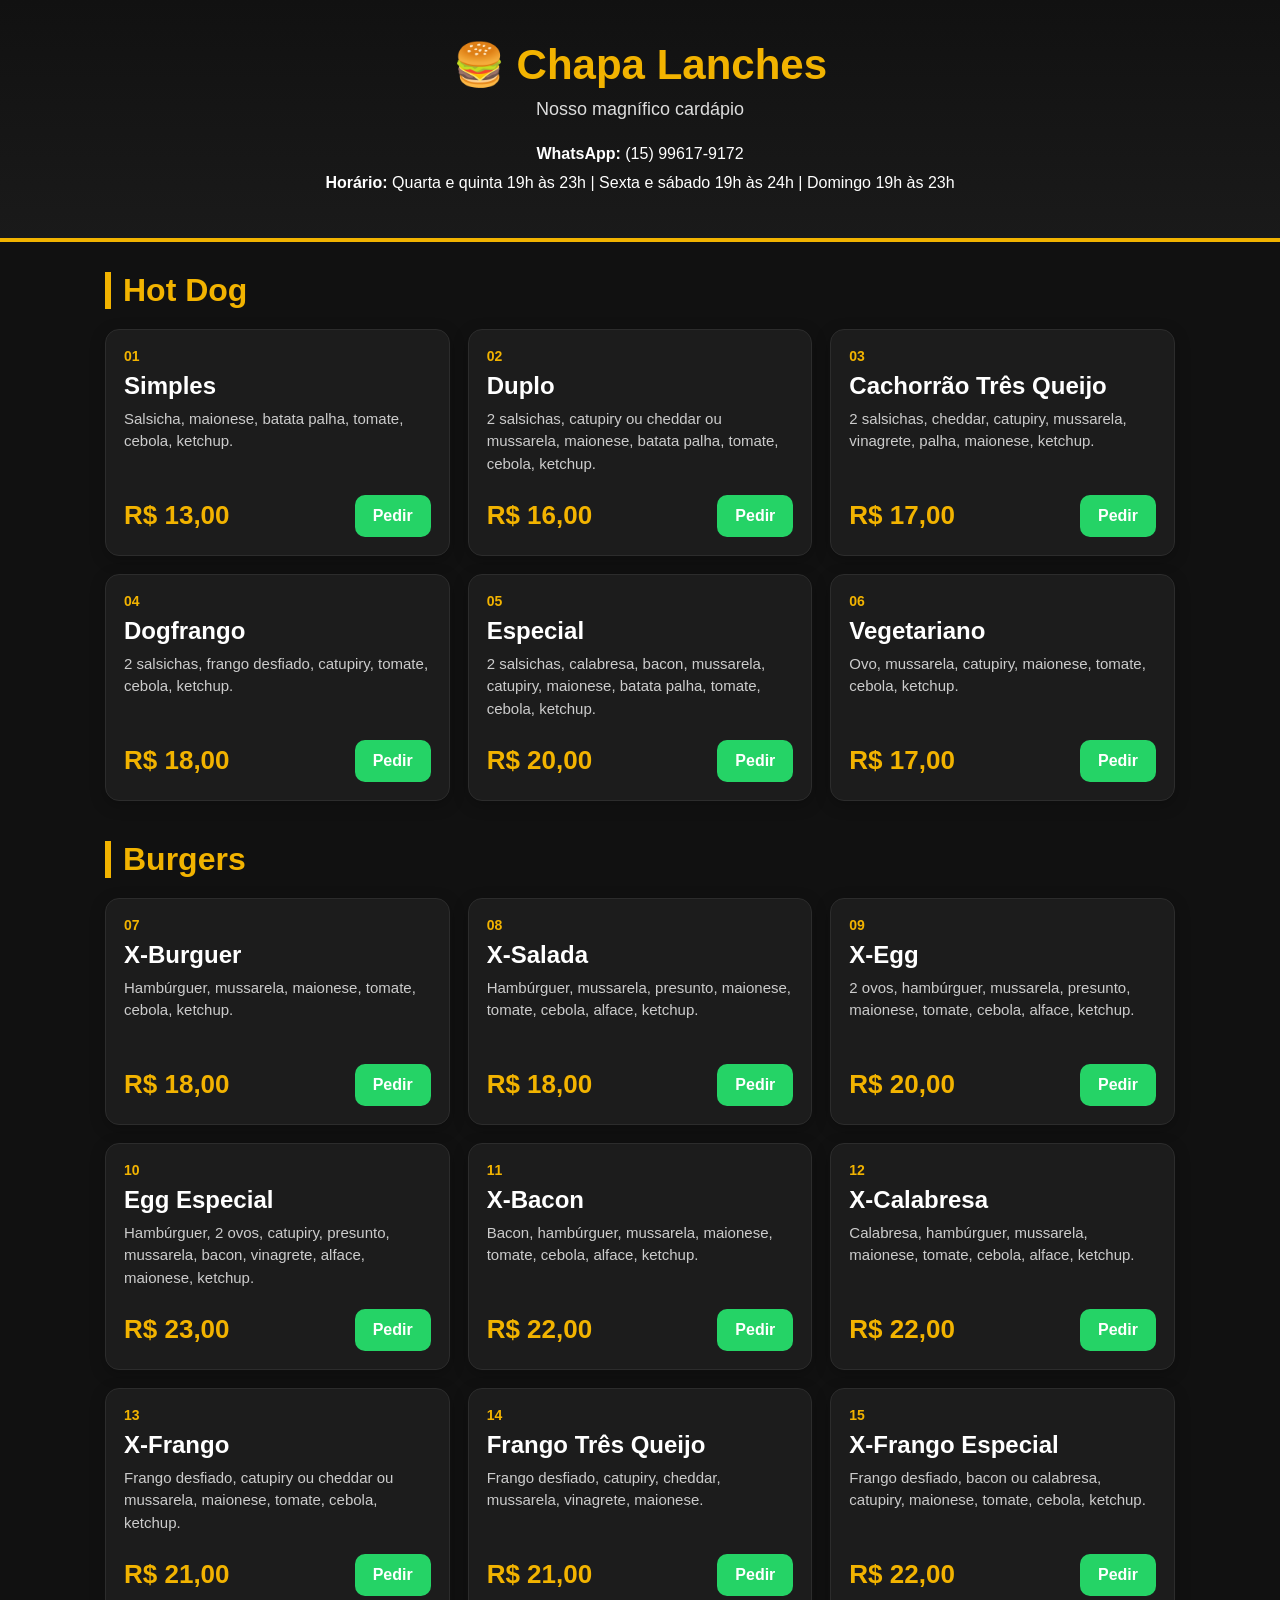
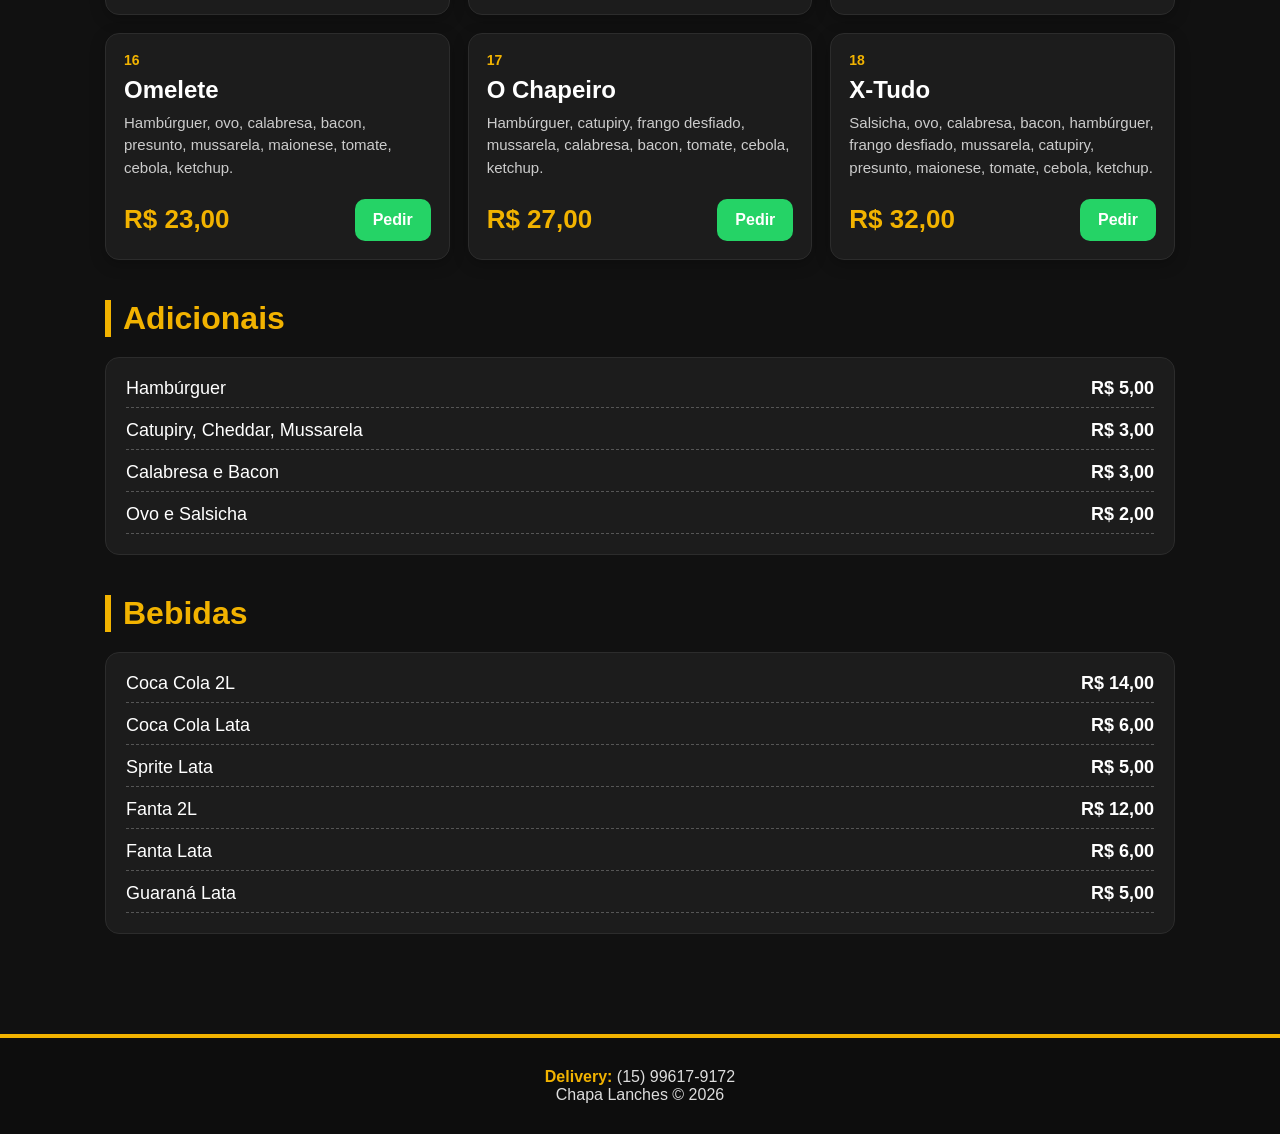
<file: Index.html>
<!DOCTYPE html>
<html lang="pt-BR">
<head>
  <meta charset="UTF-8" />
  <meta name="viewport" content="width=device-width, initial-scale=1.0" />
  <title>Chapa Lanches</title>
  <style>
    * {
      box-sizing: border-box;
      margin: 0;
      padding: 0;
    }

    body {
      font-family: Arial, sans-serif;
      background: #111;
      color: #fff;
    }

    header {
      background: linear-gradient(180deg, #111 0%, #1a1a1a 100%);
      padding: 40px 20px;
      text-align: center;
      border-bottom: 4px solid #f2b300;
    }

    header h1 {
      font-size: 42px;
      color: #f2b300;
      margin-bottom: 10px;
    }

    header p {
      font-size: 18px;
      color: #ddd;
    }

    .topo-info {
      margin-top: 20px;
      font-size: 16px;
      line-height: 1.8;
      color: #fff;
    }

    .container {
      max-width: 1100px;
      margin: 0 auto;
      padding: 30px 15px 60px;
    }

    .secao {
      margin-bottom: 40px;
    }

    .secao h2 {
      font-size: 32px;
      color: #f2b300;
      margin-bottom: 20px;
      border-left: 6px solid #f2b300;
      padding-left: 12px;
    }

    .grid {
      display: grid;
      grid-template-columns: repeat(auto-fit, minmax(280px, 1fr));
      gap: 18px;
    }

    .item {
      background: #1c1c1c;
      border: 1px solid #2c2c2c;
      border-radius: 14px;
      padding: 18px;
      box-shadow: 0 4px 15px rgba(0,0,0,0.25);
    }

    .item h3 {
      color: #fff;
      font-size: 24px;
      margin-bottom: 8px;
    }

    .item .codigo {
      color: #f2b300;
      font-weight: bold;
      font-size: 14px;
      margin-bottom: 8px;
    }

    .item p {
      color: #ccc;
      font-size: 15px;
      line-height: 1.5;
      margin-bottom: 15px;
      min-height: 72px;
    }

    .rodape-item {
      display: flex;
      justify-content: space-between;
      align-items: center;
      gap: 10px;
      flex-wrap: wrap;
    }

    .preco {
      font-size: 26px;
      color: #f2b300;
      font-weight: bold;
    }

    .btn {
      display: inline-block;
      background: #25d366;
      color: #fff;
      text-decoration: none;
      padding: 12px 18px;
      border-radius: 10px;
      font-weight: bold;
      transition: 0.2s;
    }

    .btn:hover {
      background: #1ebe5d;
    }

    .adicionais, .bebidas {
      background: #1c1c1c;
      border-radius: 14px;
      padding: 20px;
      border: 1px solid #2c2c2c;
    }

    .lista-simples {
      display: grid;
      gap: 12px;
    }

    .linha {
      display: flex;
      justify-content: space-between;
      gap: 10px;
      border-bottom: 1px dashed #555;
      padding-bottom: 8px;
      color: #fff;
      font-size: 18px;
    }

    footer {
      background: #0d0d0d;
      text-align: center;
      padding: 30px 20px;
      border-top: 4px solid #f2b300;
      color: #ddd;
    }

    footer strong {
      color: #f2b300;
    }

    @media (max-width: 600px) {
      header h1 {
        font-size: 32px;
      }

      .secao h2 {
        font-size: 26px;
      }

      .item h3 {
        font-size: 21px;
      }

      .preco {
        font-size: 22px;
      }
    }
  </style>
</head>
<body>

  <header>
    <h1>🍔 Chapa Lanches</h1>
    <p>Nosso magnífico cardápio</p>

    <div class="topo-info">
      <div><strong>WhatsApp:</strong> (15) 99617-9172</div>
      <div><strong>Horário:</strong> Quarta e quinta 19h às 23h | Sexta e sábado 19h às 24h | Domingo 19h às 23h</div>
    </div>
  </header>

  <main class="container">

    <section class="secao">
      <h2>Hot Dog</h2>
      <div class="grid">

        <div class="item">
          <div class="codigo">01</div>
          <h3>Simples</h3>
          <p>Salsicha, maionese, batata palha, tomate, cebola, ketchup.</p>
          <div class="rodape-item">
            <div class="preco">R$ 13,00</div>
            <a class="btn" href="https://wa.me/5515996179172?text=Olá!%20Quero%20pedir%20o%20Hot%20Dog%20Simples%20-%20R$%2013,00" target="_blank">Pedir</a>
          </div>
        </div>

        <div class="item">
          <div class="codigo">02</div>
          <h3>Duplo</h3>
          <p>2 salsichas, catupiry ou cheddar ou mussarela, maionese, batata palha, tomate, cebola, ketchup.</p>
          <div class="rodape-item">
            <div class="preco">R$ 16,00</div>
            <a class="btn" href="https://wa.me/5515996179172?text=Olá!%20Quero%20pedir%20o%20Hot%20Dog%20Duplo%20-%20R$%2016,00" target="_blank">Pedir</a>
          </div>
        </div>

        <div class="item">
          <div class="codigo">03</div>
          <h3>Cachorrão Três Queijo</h3>
          <p>2 salsichas, cheddar, catupiry, mussarela, vinagrete, palha, maionese, ketchup.</p>
          <div class="rodape-item">
            <div class="preco">R$ 17,00</div>
            <a class="btn" href="https://wa.me/5515996179172?text=Olá!%20Quero%20pedir%20o%20Cachorrão%20Três%20Queijo%20-%20R$%2017,00" target="_blank">Pedir</a>
          </div>
        </div>

        <div class="item">
          <div class="codigo">04</div>
          <h3>Dogfrango</h3>
          <p>2 salsichas, frango desfiado, catupiry, tomate, cebola, ketchup.</p>
          <div class="rodape-item">
            <div class="preco">R$ 18,00</div>
            <a class="btn" href="https://wa.me/5515996179172?text=Olá!%20Quero%20pedir%20o%20Dogfrango%20-%20R$%2018,00" target="_blank">Pedir</a>
          </div>
        </div>

        <div class="item">
          <div class="codigo">05</div>
          <h3>Especial</h3>
          <p>2 salsichas, calabresa, bacon, mussarela, catupiry, maionese, batata palha, tomate, cebola, ketchup.</p>
          <div class="rodape-item">
            <div class="preco">R$ 20,00</div>
            <a class="btn" href="https://wa.me/5515996179172?text=Olá!%20Quero%20pedir%20o%20Hot%20Dog%20Especial%20-%20R$%2020,00" target="_blank">Pedir</a>
          </div>
        </div>

        <div class="item">
          <div class="codigo">06</div>
          <h3>Vegetariano</h3>
          <p>Ovo, mussarela, catupiry, maionese, tomate, cebola, ketchup.</p>
          <div class="rodape-item">
            <div class="preco">R$ 17,00</div>
            <a class="btn" href="https://wa.me/5515996179172?text=Olá!%20Quero%20pedir%20o%20Hot%20Dog%20Vegetariano%20-%20R$%2017,00" target="_blank">Pedir</a>
          </div>
        </div>

      </div>
    </section>

    <section class="secao">
      <h2>Burgers</h2>
      <div class="grid">

        <div class="item">
          <div class="codigo">07</div>
          <h3>X-Burguer</h3>
          <p>Hambúrguer, mussarela, maionese, tomate, cebola, ketchup.</p>
          <div class="rodape-item">
            <div class="preco">R$ 18,00</div>
            <a class="btn" href="https://wa.me/5515996179172?text=Olá!%20Quero%20pedir%20o%20X-Burguer%20-%20R$%2018,00" target="_blank">Pedir</a>
          </div>
        </div>

        <div class="item">
          <div class="codigo">08</div>
          <h3>X-Salada</h3>
          <p>Hambúrguer, mussarela, presunto, maionese, tomate, cebola, alface, ketchup.</p>
          <div class="rodape-item">
            <div class="preco">R$ 18,00</div>
            <a class="btn" href="https://wa.me/5515996179172?text=Olá!%20Quero%20pedir%20o%20X-Salada%20-%20R$%2018,00" target="_blank">Pedir</a>
          </div>
        </div>

        <div class="item">
          <div class="codigo">09</div>
          <h3>X-Egg</h3>
          <p>2 ovos, hambúrguer, mussarela, presunto, maionese, tomate, cebola, alface, ketchup.</p>
          <div class="rodape-item">
            <div class="preco">R$ 20,00</div>
            <a class="btn" href="https://wa.me/5515996179172?text=Olá!%20Quero%20pedir%20o%20X-Egg%20-%20R$%2020,00" target="_blank">Pedir</a>
          </div>
        </div>

        <div class="item">
          <div class="codigo">10</div>
          <h3>Egg Especial</h3>
          <p>Hambúrguer, 2 ovos, catupiry, presunto, mussarela, bacon, vinagrete, alface, maionese, ketchup.</p>
          <div class="rodape-item">
            <div class="preco">R$ 23,00</div>
            <a class="btn" href="https://wa.me/5515996179172?text=Olá!%20Quero%20pedir%20o%20Egg%20Especial%20-%20R$%2023,00" target="_blank">Pedir</a>
          </div>
        </div>

        <div class="item">
          <div class="codigo">11</div>
          <h3>X-Bacon</h3>
          <p>Bacon, hambúrguer, mussarela, maionese, tomate, cebola, alface, ketchup.</p>
          <div class="rodape-item">
            <div class="preco">R$ 22,00</div>
            <a class="btn" href="https://wa.me/5515996179172?text=Olá!%20Quero%20pedir%20o%20X-Bacon%20-%20R$%2022,00" target="_blank">Pedir</a>
          </div>
        </div>

        <div class="item">
          <div class="codigo">12</div>
          <h3>X-Calabresa</h3>
          <p>Calabresa, hambúrguer, mussarela, maionese, tomate, cebola, alface, ketchup.</p>
          <div class="rodape-item">
            <div class="preco">R$ 22,00</div>
            <a class="btn" href="https://wa.me/5515996179172?text=Olá!%20Quero%20pedir%20o%20X-Calabresa%20-%20R$%2022,00" target="_blank">Pedir</a>
          </div>
        </div>

        <div class="item">
          <div class="codigo">13</div>
          <h3>X-Frango</h3>
          <p>Frango desfiado, catupiry ou cheddar ou mussarela, maionese, tomate, cebola, ketchup.</p>
          <div class="rodape-item">
            <div class="preco">R$ 21,00</div>
            <a class="btn" href="https://wa.me/5515996179172?text=Olá!%20Quero%20pedir%20o%20X-Frango%20-%20R$%2021,00" target="_blank">Pedir</a>
          </div>
        </div>

        <div class="item">
          <div class="codigo">14</div>
          <h3>Frango Três Queijo</h3>
          <p>Frango desfiado, catupiry, cheddar, mussarela, vinagrete, maionese.</p>
          <div class="rodape-item">
            <div class="preco">R$ 21,00</div>
            <a class="btn" href="https://wa.me/5515996179172?text=Olá!%20Quero%20pedir%20o%20Frango%20Três%20Queijo%20-%20R$%2021,00" target="_blank">Pedir</a>
          </div>
        </div>

        <div class="item">
          <div class="codigo">15</div>
          <h3>X-Frango Especial</h3>
          <p>Frango desfiado, bacon ou calabresa, catupiry, maionese, tomate, cebola, ketchup.</p>
          <div class="rodape-item">
            <div class="preco">R$ 22,00</div>
            <a class="btn" href="https://wa.me/5515996179172?text=Olá!%20Quero%20pedir%20o%20X-Frango%20Especial%20-%20R$%2022,00" target="_blank">Pedir</a>
          </div>
        </div>

        <div class="item">
          <div class="codigo">16</div>
          <h3>Omelete</h3>
          <p>Hambúrguer, ovo, calabresa, bacon, presunto, mussarela, maionese, tomate, cebola, ketchup.</p>
          <div class="rodape-item">
            <div class="preco">R$ 23,00</div>
            <a class="btn" href="https://wa.me/5515996179172?text=Olá!%20Quero%20pedir%20o%20Omelete%20-%20R$%2023,00" target="_blank">Pedir</a>
          </div>
        </div>

        <div class="item">
          <div class="codigo">17</div>
          <h3>O Chapeiro</h3>
          <p>Hambúrguer, catupiry, frango desfiado, mussarela, calabresa, bacon, tomate, cebola, ketchup.</p>
          <div class="rodape-item">
            <div class="preco">R$ 27,00</div>
            <a class="btn" href="https://wa.me/5515996179172?text=Olá!%20Quero%20pedir%20o%20O%20Chapeiro%20-%20R$%2027,00" target="_blank">Pedir</a>
          </div>
        </div>

        <div class="item">
          <div class="codigo">18</div>
          <h3>X-Tudo</h3>
          <p>Salsicha, ovo, calabresa, bacon, hambúrguer, frango desfiado, mussarela, catupiry, presunto, maionese, tomate, cebola, ketchup.</p>
          <div class="rodape-item">
            <div class="preco">R$ 32,00</div>
            <a class="btn" href="https://wa.me/5515996179172?text=Olá!%20Quero%20pedir%20o%20X-Tudo%20-%20R$%2032,00" target="_blank">Pedir</a>
          </div>
        </div>

      </div>
    </section>

    <section class="secao">
      <h2>Adicionais</h2>
      <div class="adicionais lista-simples">
        <div class="linha"><span>Hambúrguer</span><strong>R$ 5,00</strong></div>
        <div class="linha"><span>Catupiry, Cheddar, Mussarela</span><strong>R$ 3,00</strong></div>
        <div class="linha"><span>Calabresa e Bacon</span><strong>R$ 3,00</strong></div>
        <div class="linha"><span>Ovo e Salsicha</span><strong>R$ 2,00</strong></div>
      </div>
    </section>

    <section class="secao">
      <h2>Bebidas</h2>
      <div class="bebidas lista-simples">
        <div class="linha"><span>Coca Cola 2L</span><strong>R$ 14,00</strong></div>
        <div class="linha"><span>Coca Cola Lata</span><strong>R$ 6,00</strong></div>
        <div class="linha"><span>Sprite Lata</span><strong>R$ 5,00</strong></div>
        <div class="linha"><span>Fanta 2L</span><strong>R$ 12,00</strong></div>
        <div class="linha"><span>Fanta Lata</span><strong>R$ 6,00</strong></div>
        <div class="linha"><span>Guaraná Lata</span><strong>R$ 5,00</strong></div>
      </div>
    </section>

  </main>

  <footer>
    <p><strong>Delivery:</strong> (15) 99617-9172</p>
    <p>Chapa Lanches © 2026</p>
  </footer>

</body>
</html>
</file>
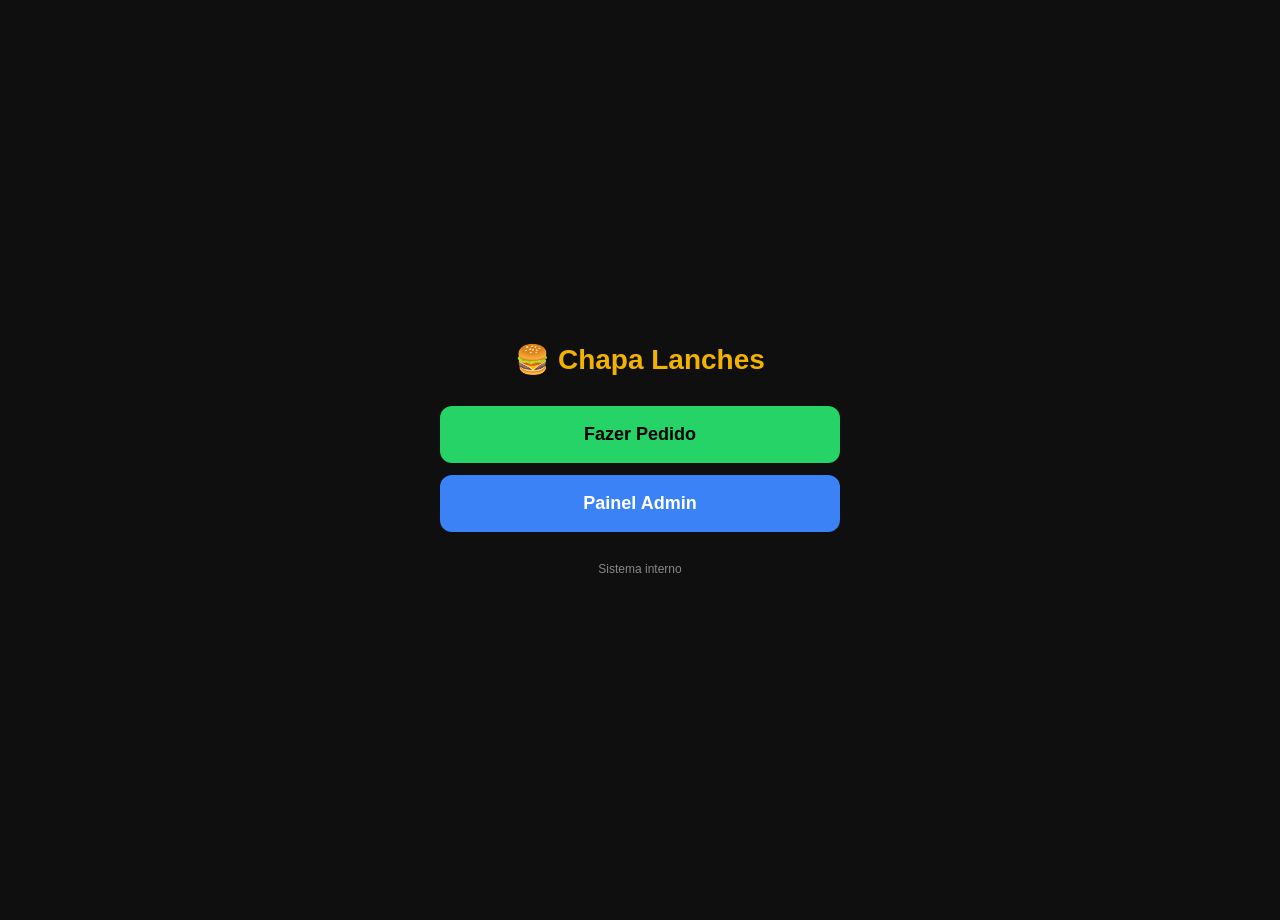
<file: app.html>
<!DOCTYPE html>
<html lang="pt-br">
<head>
<meta charset="UTF-8">
<meta name="viewport"
content="width=device-width, initial-scale=1.0, maximum-scale=1, user-scalable=no">

<title>Chapa Lanches</title>

<style>
html,body{
margin:0;
padding:0;
min-height:100%;
}

body{
font-family:Arial,sans-serif;
background:#0f0f10;
color:#fff;

display:flex;
justify-content:center;
align-items:center;

min-height:100dvh;

padding:
env(safe-area-inset-top)
20px
calc(env(safe-area-inset-bottom) + 20px)
20px;
}

.container{
text-align:center;
width:90%;
max-width:400px;
}

h1{
margin-bottom:30px;
font-size:28px;
color:#f2b300;
}

.btn{
display:block;
width:100%;
padding:18px;
margin:12px 0;
border-radius:12px;
font-size:18px;
font-weight:bold;
border:none;
cursor:pointer;
transition:.3s;
}

.pedido{
background:#25d366;
color:#000;
}

.pedido:hover{
background:#1ebe5d;
}

.admin{
background:#3b82f6;
color:#fff;
}

.admin:hover{
background:#2563eb;
}

.footer{
margin-top:30px;
font-size:12px;
color:#888;
}
</style>
</head>

<body>

<div class="container">

<h1>🍔 Chapa Lanches</h1>

<button class="btn pedido" onclick="abrirPedido()">
Fazer Pedido
</button>

<button class="btn admin" onclick="abrirAdmin()">
Painel Admin
</button>

<div class="footer">
Sistema interno
</div>

</div>

<script>
function abrirPedido(){
window.location.href="https://chapa-lanches.vercel.app/";
}

function abrirAdmin(){
window.location.href="https://chapa-lanches.vercel.app/admin.html";
}
</script>

</body>
</html>
</file>
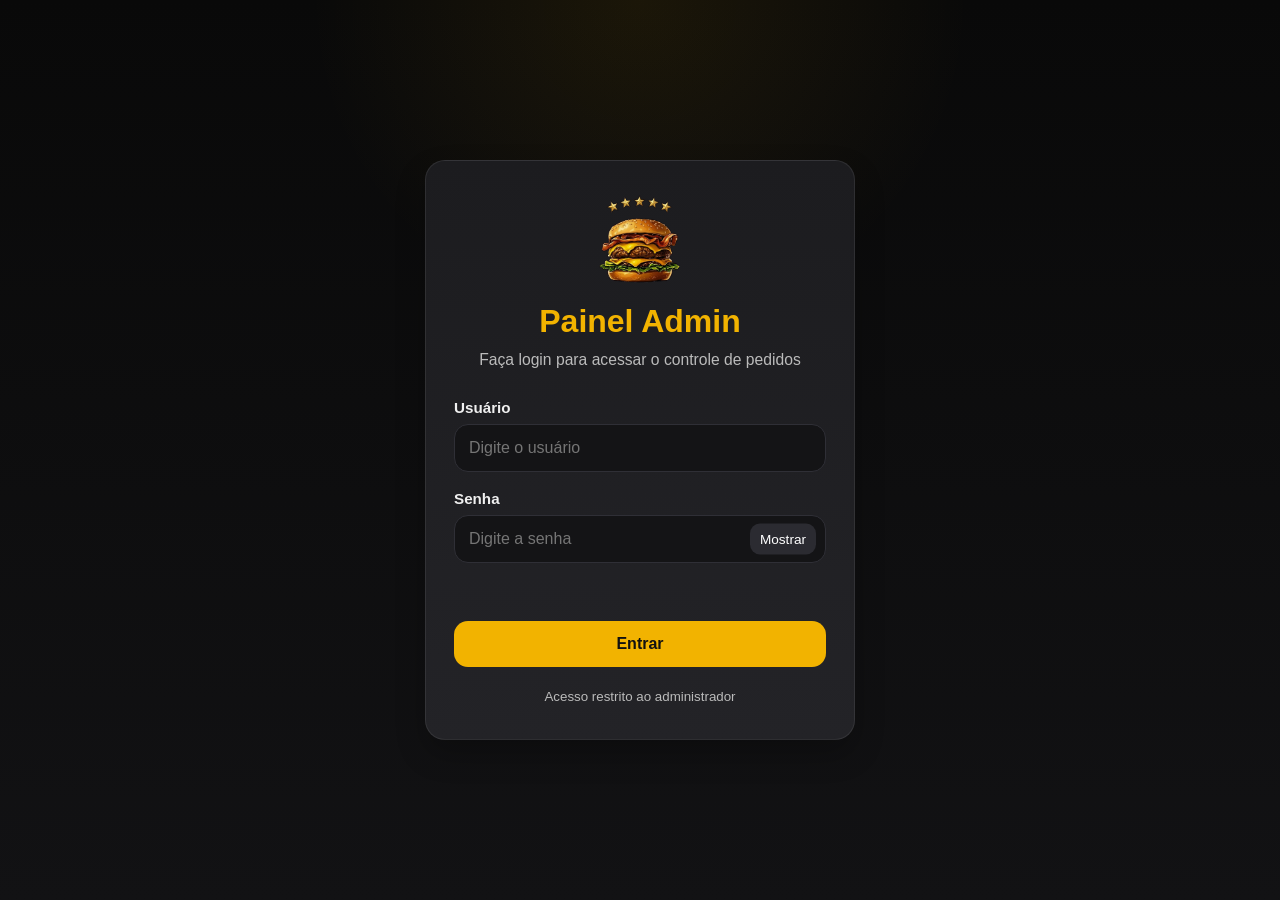
<file: login.html>
<!DOCTYPE html>
<html lang="pt-BR">
<head>
  <meta charset="UTF-8">
  <meta name="viewport" content="width=device-width, initial-scale=1.0">
  <title>Login Admin - Chapa Lanches</title>
  <link rel="icon" href="img/logofull.svg">
  <link rel="stylesheet" href="css/login.css">
</head>
<body>

  <main class="login-page">
    <section class="login-card">
      <div class="login-logo">
        <img src="img/logofull-126.svg" alt="Logo Chapa Lanches">
        <h1>Painel Admin</h1>
        <p>Faça login para acessar o controle de pedidos</p>
      </div>

      <form id="loginForm" class="login-form" autocomplete="off">
        <div class="form-group">
          <label for="usuario">Usuário</label>
          <input type="text" id="usuario" name="usuario" placeholder="Digite o usuário" required>
        </div>

        <div class="form-group">
          <label for="senha">Senha</label>
          <div class="senha-wrap">
            <input type="password" id="senha" name="senha" placeholder="Digite a senha" required>
            <button type="button" id="toggleSenha" class="toggle-senha">Mostrar</button>
          </div>
        </div>

        <div id="mensagemLogin" class="mensagem-login"></div>

        <button type="submit" class="btn-login">Entrar</button>
      </form>

      <div class="login-info">
        <small>Acesso restrito ao administrador</small>
      </div>
    </section>
  </main>

  <script src="js/login.js"></script>
</body>
</html>
</file>
<file: css/login.css>
* {
  box-sizing: border-box;
  margin: 0;
  padding: 0;
}

:root {
  --bg: #0f0f10;
  --bg-soft: #171718;
  --card: #1c1c1f;
  --card-2: #232327;
  --line: #2f2f35;
  --text: #ffffff;
  --muted: #bbbbbb;
  --yellow: #f2b300;
  --yellow-dark: #d99f00;
  --danger: #ff5a5a;
  --success: #25d366;
  --shadow: 0 14px 30px rgba(0, 0, 0, 0.24);
  --radius: 20px;
}

body {
  font-family: Arial, sans-serif;
  min-height: 100vh;
  background:
    radial-gradient(circle at top, rgba(242, 179, 0, 0.08), transparent 30%),
    linear-gradient(180deg, #090909 0%, #121214 100%);
  color: var(--text);
}

.login-page {
  min-height: 100vh;
  display: flex;
  align-items: center;
  justify-content: center;
  padding: 20px;
}

.login-card {
  width: 100%;
  max-width: 430px;
  background: linear-gradient(180deg, var(--card), var(--card-2));
  border: 1px solid rgba(255, 255, 255, 0.08);
  border-radius: var(--radius);
  box-shadow: var(--shadow);
  padding: 34px 28px;
}

.login-logo {
  text-align: center;
  margin-bottom: 28px;
}

.login-logo img {
  width: 90px;
  height: 90px;
  object-fit: contain;
  margin-bottom: 14px;
}

.login-logo h1 {
  font-size: 2rem;
  color: var(--yellow);
  margin-bottom: 8px;
}

.login-logo p {
  color: var(--muted);
  font-size: 0.98rem;
  line-height: 1.5;
}

.login-form {
  display: grid;
  gap: 18px;
}

.form-group {
  display: grid;
  gap: 8px;
}

.form-group label {
  font-size: 0.95rem;
  color: #f0f0f0;
  font-weight: bold;
}

.form-group input {
  width: 100%;
  background: #141416;
  color: var(--text);
  border: 1px solid #2f2f36;
  border-radius: 14px;
  padding: 14px 14px;
  font-size: 1rem;
  outline: none;
  transition: border-color 0.2s ease, box-shadow 0.2s ease;
}

.form-group input:focus {
  border-color: rgba(242, 179, 0, 0.5);
  box-shadow: 0 0 0 3px rgba(242, 179, 0, 0.08);
}

.senha-wrap {
  position: relative;
}

.senha-wrap input {
  padding-right: 95px;
}

.toggle-senha {
  position: absolute;
  top: 50%;
  right: 10px;
  transform: translateY(-50%);
  border: none;
  background: #2b2b31;
  color: #fff;
  padding: 8px 10px;
  border-radius: 10px;
  font-size: 0.85rem;
  cursor: pointer;
}

.toggle-senha:hover {
  background: #35353c;
}

.mensagem-login {
  min-height: 22px;
  font-size: 0.92rem;
  font-weight: bold;
}

.mensagem-login.erro {
  color: #ff9f9f;
}

.mensagem-login.sucesso {
  color: #88f0ad;
}

.btn-login {
  width: 100%;
  border: none;
  border-radius: 14px;
  background: var(--yellow);
  color: #111;
  font-size: 1rem;
  font-weight: bold;
  padding: 14px 16px;
  cursor: pointer;
  transition: 0.2s ease;
}

.btn-login:hover {
  background: var(--yellow-dark);
  transform: translateY(-1px);
}

.login-info {
  margin-top: 20px;
  text-align: center;
  color: var(--muted);
}

@media (max-width: 520px) {
  .login-card {
    padding: 28px 18px;
  }

  .login-logo h1 {
    font-size: 1.7rem;
  }
}
</file>
